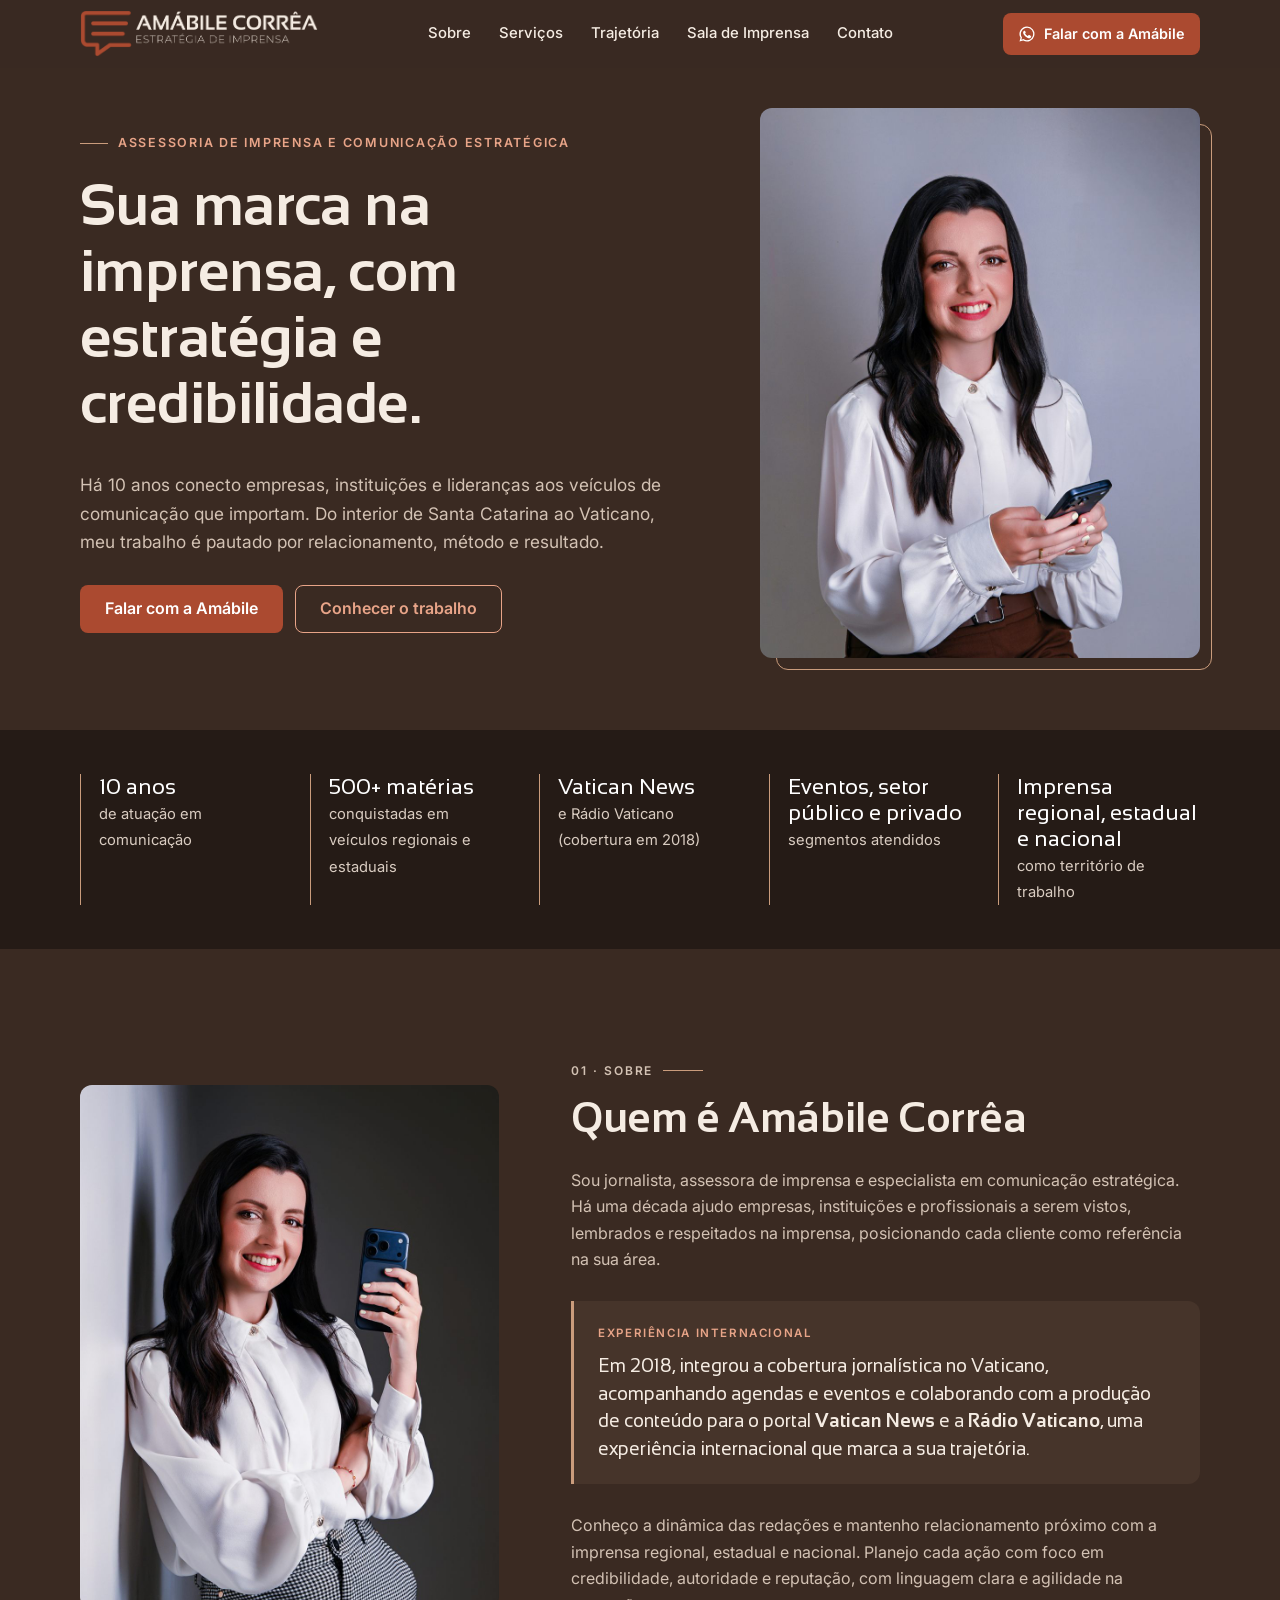
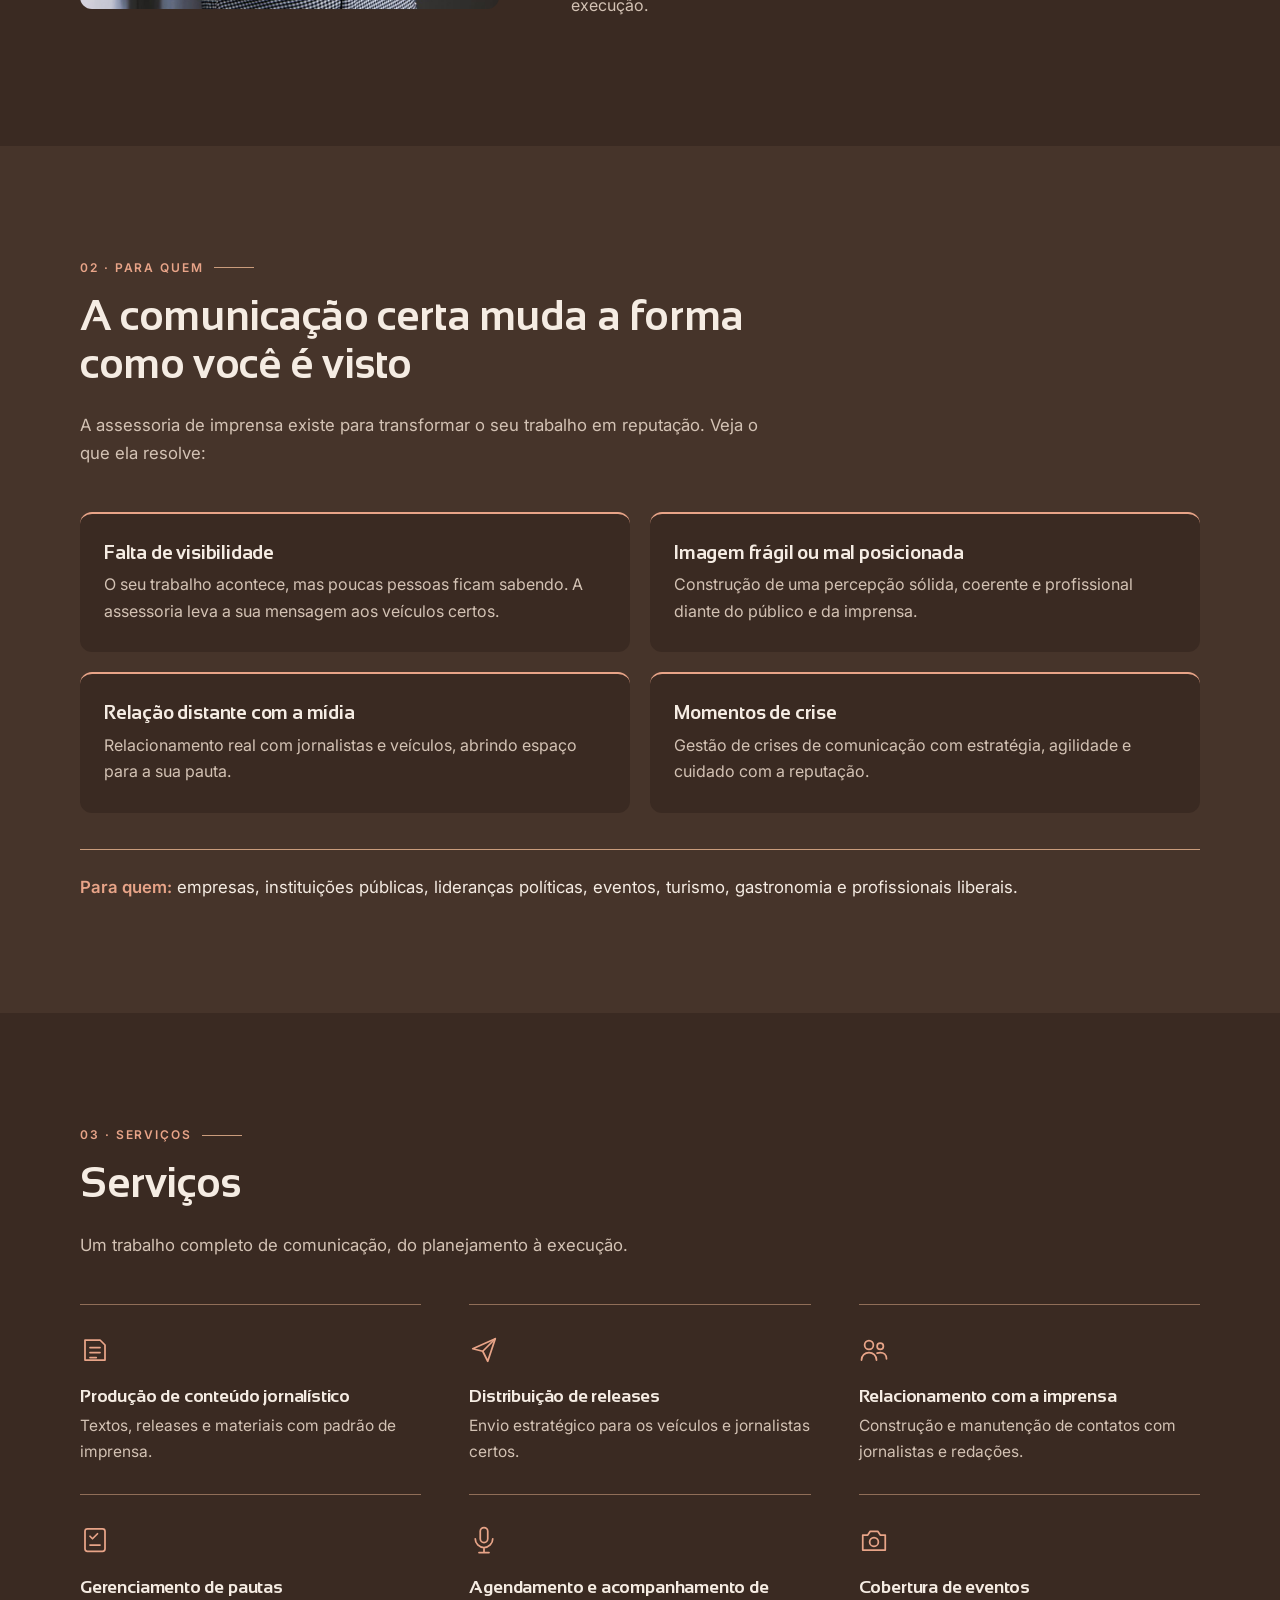
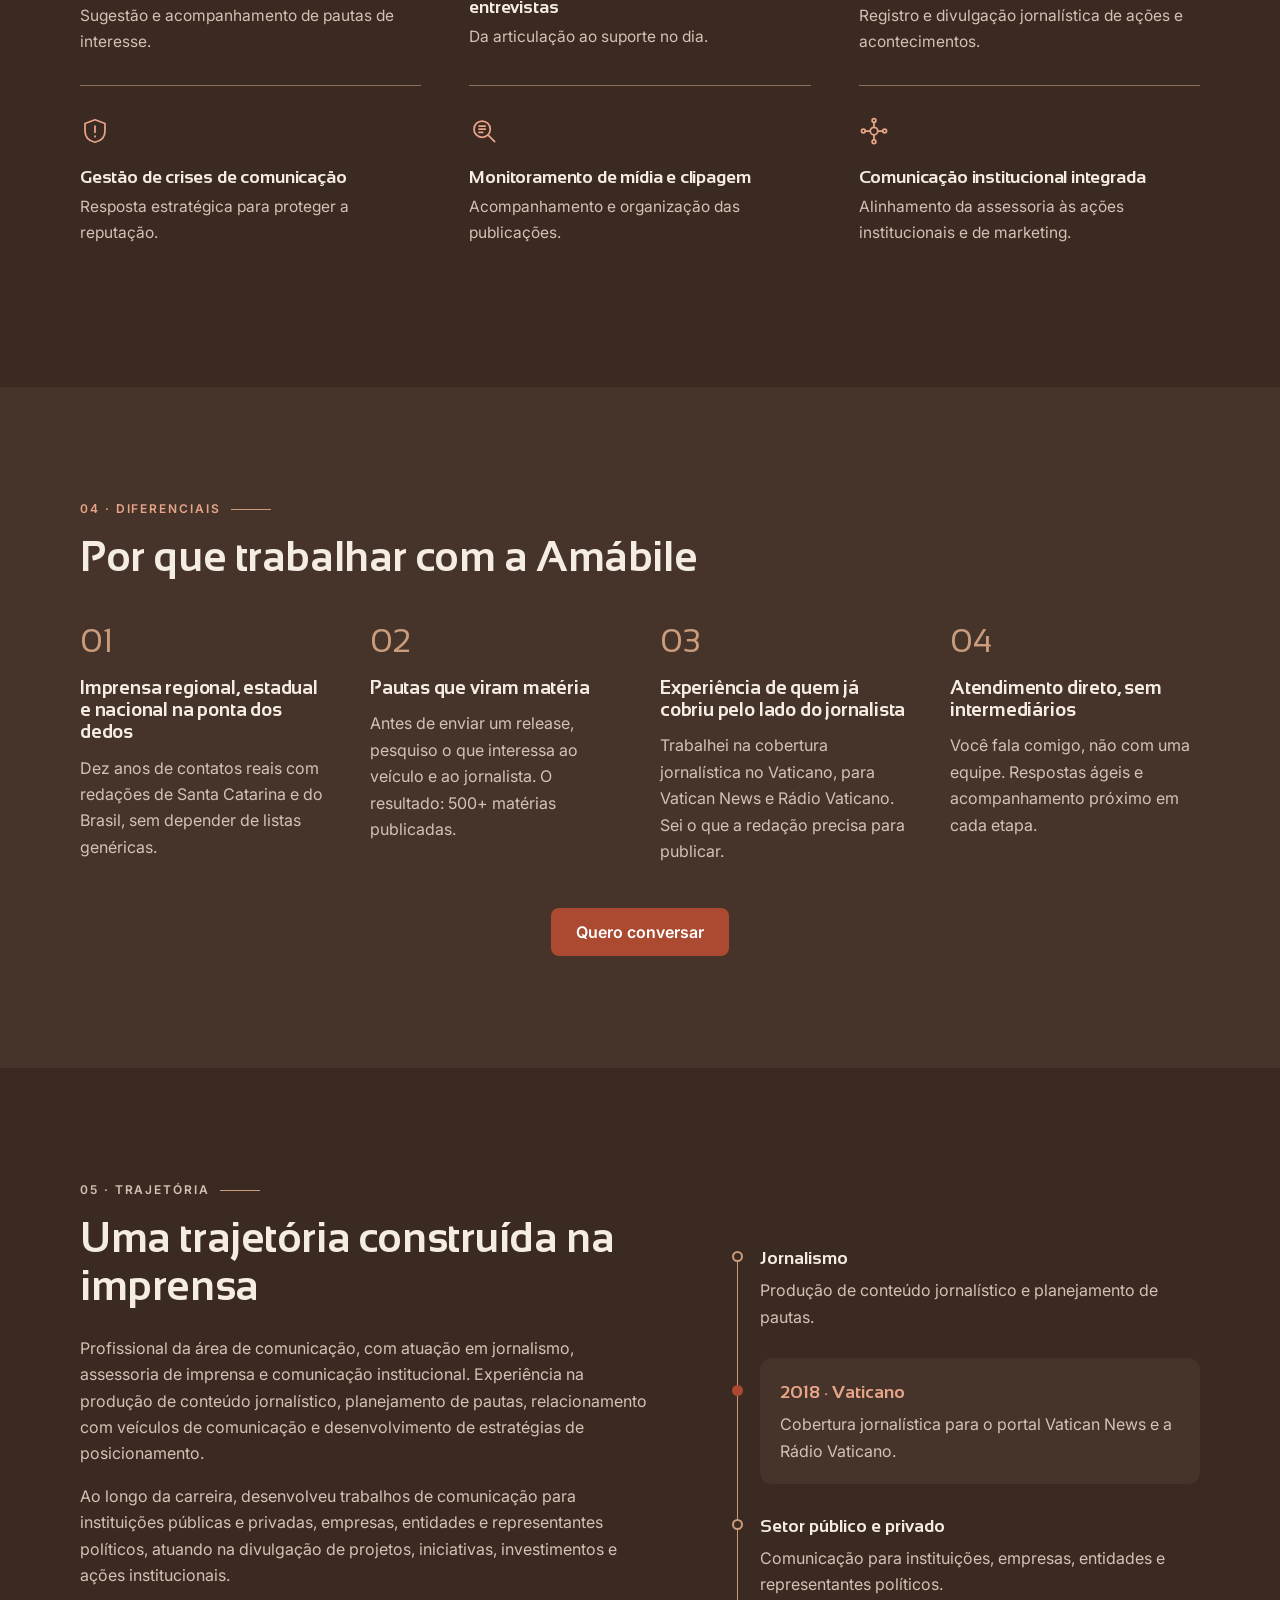
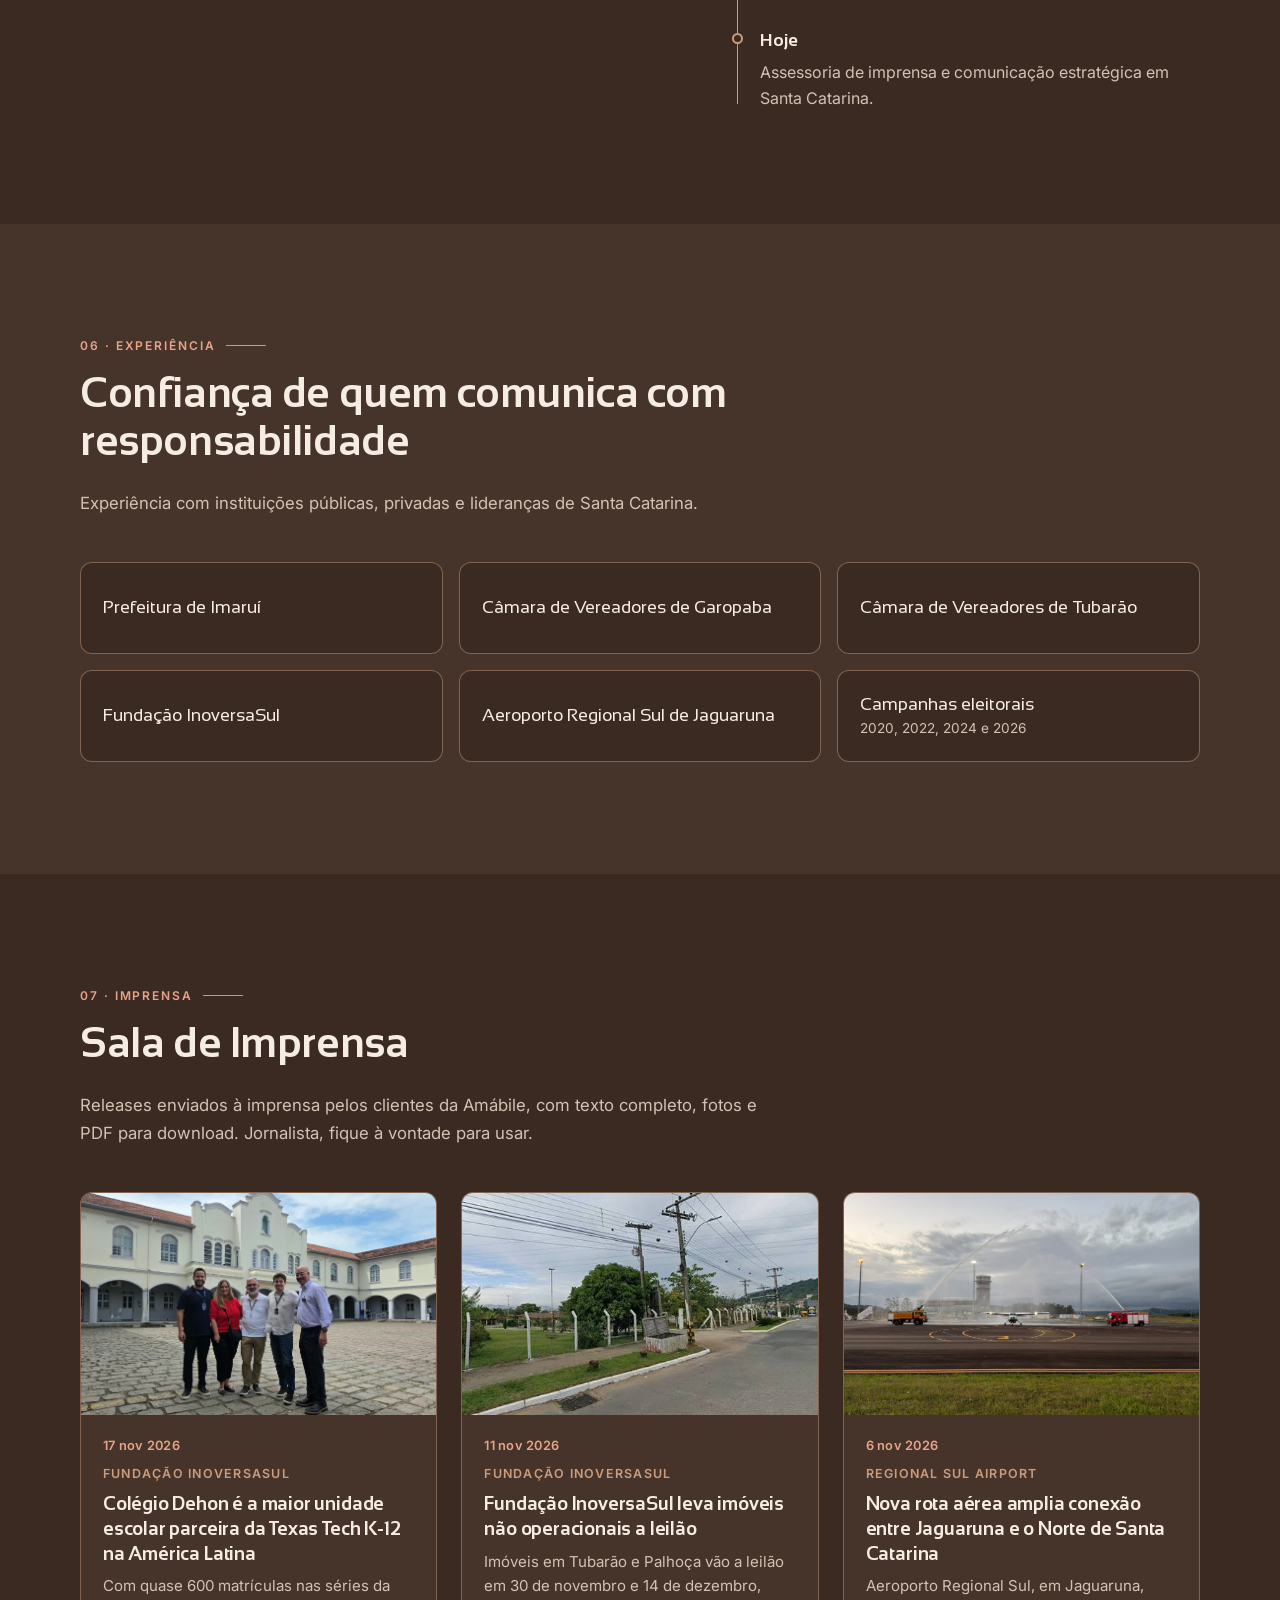
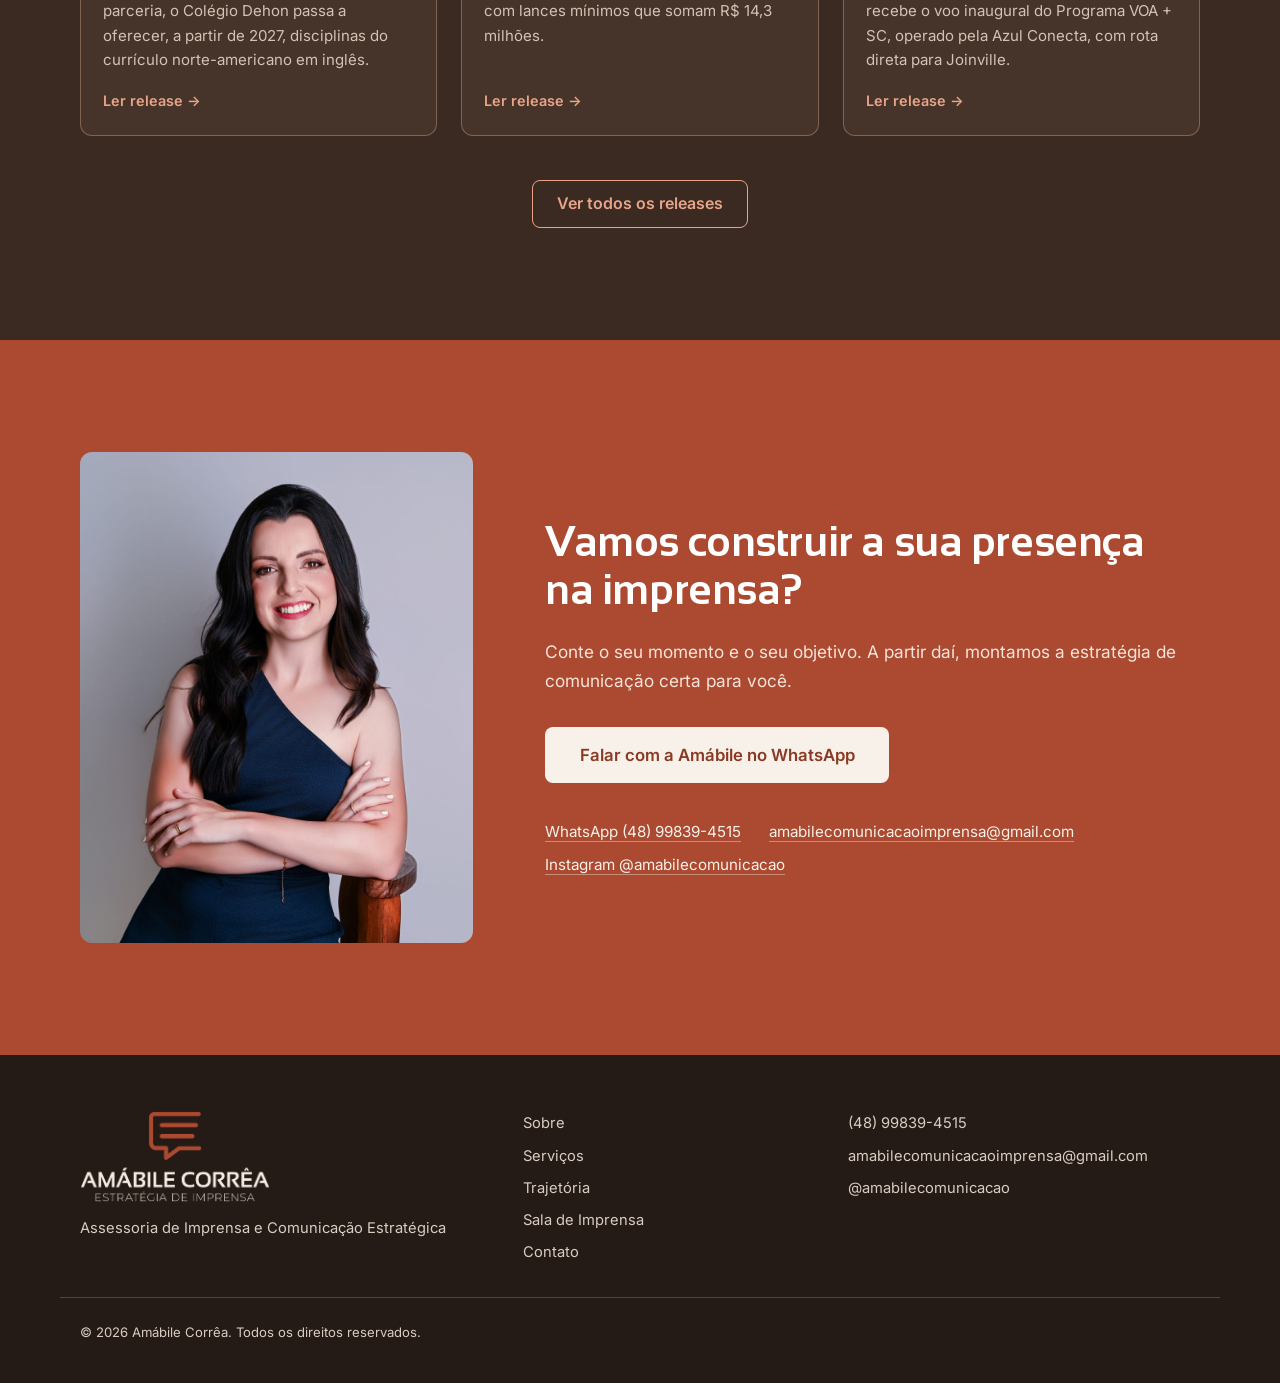
<file: index.html>
<!DOCTYPE html>
<html lang="pt-BR">
<head>
  <meta charset="UTF-8">
  <meta name="viewport" content="width=device-width, initial-scale=1">
  <title>Amábile Corrêa | Assessoria de Imprensa e Comunicação Estratégica em SC</title>
  <meta name="description" content="Assessoria de imprensa com 10 anos de experiência. Visibilidade na mídia, relacionamento com jornalistas e comunicação estratégica para empresas, instituições e lideranças em Santa Catarina.">
  <meta name="theme-color" content="#3A2A22">

  <!-- Open Graph -->
  <meta property="og:type" content="website">
  <meta property="og:url" content="https://amabilecomunicacao.com.br/">
  <meta property="og:locale" content="pt_BR">
  <meta property="og:title" content="Amábile Corrêa | Assessoria de Imprensa e Comunicação Estratégica">
  <meta property="og:description" content="Há 10 anos conectando empresas, instituições e lideranças aos veículos de comunicação que importam. Assessoria de imprensa em Santa Catarina.">
  <meta property="og:image" content="https://amabilecomunicacao.com.br/img/og-amabile.jpg">
  <meta name="twitter:card" content="summary_large_image">

  <link rel="icon" href="img/logo-icone.png" type="image/png">
  <link rel="apple-touch-icon" href="img/logo-icone.png">

  <link rel="preconnect" href="https://fonts.googleapis.com">
  <link rel="preconnect" href="https://fonts.gstatic.com" crossorigin>
  <link href="https://fonts.googleapis.com/css2?family=Sansation:wght@400;700&family=Inter:wght@400;500;600&display=swap" rel="stylesheet">
  <link rel="stylesheet" href="styles.css?v=20261119b">
  <script>document.documentElement.classList.add("js");</script>

  <script type="application/ld+json">
  {
    "@context": "https://schema.org",
    "@graph": [
      {
        "@type": "Person",
        "@id": "#amabile",
        "name": "Amábile Corrêa",
        "jobTitle": "Assessora de Imprensa",
        "description": "Jornalista, assessora de imprensa e especialista em comunicação estratégica, com 10 anos de atuação em Santa Catarina.",
        "email": "mailto:amabilecomunicacaoimprensa@gmail.com",
        "telephone": "+55-48-99839-4515",
        "sameAs": ["https://www.instagram.com/amabilecomunicacao/"],
        "knowsAbout": ["Assessoria de imprensa", "Comunicação estratégica", "Relacionamento com a imprensa", "Gestão de crise", "Release"]
      },
      {
        "@type": "ProfessionalService",
        "name": "Amábile Corrêa — Assessoria de Imprensa e Comunicação Estratégica",
        "founder": { "@id": "#amabile" },
        "logo": "https://amabilecomunicacao.com.br/img/logo-vertical-clara.png",
        "email": "amabilecomunicacaoimprensa@gmail.com",
        "telephone": "+55-48-99839-4515",
        "areaServed": { "@type": "State", "name": "Santa Catarina" },
        "address": { "@type": "PostalAddress", "addressRegion": "SC", "addressCountry": "BR" },
        "serviceType": ["Assessoria de imprensa", "Produção de conteúdo jornalístico", "Distribuição de releases", "Gestão de crises de comunicação", "Monitoramento de mídia e clipagem"]
      }
    ]
  }
  </script>
</head>
<body>
  <a class="skip-link" href="#conteudo">Pular para o conteúdo</a>

  <!-- NAVBAR -->
  <header class="nav" id="topo">
    <div class="container nav__inner">
      <a href="#topo" class="brand" title="Voltar ao início">
        <img class="brand__logo" src="img/logo-horizontal-clara.png" alt="Amábile Corrêa — Estratégia de Imprensa" width="1031" height="208">
      </a>

      <nav class="nav__menu" id="menu" aria-label="Navegação principal">
        <ul>
          <li><a href="#sobre">Sobre</a></li>
          <li><a href="#servicos">Serviços</a></li>
          <li><a href="#trajetoria">Trajetória</a></li>
          <li><a href="sala-de-imprensa.html">Sala de Imprensa</a></li>
          <li><a href="#contato">Contato</a></li>
        </ul>
      </nav>

      <div class="nav__actions">
        <a class="btn btn--primary btn--sm js-whats" href="https://wa.me/5548998394515?text=Ol%C3%A1%2C%20Am%C3%A1bile!%20Vim%20pela%20sua%20p%C3%A1gina%20e%20gostaria%20de%20conversar%20sobre%20assessoria%20de%20imprensa." target="_blank" rel="noopener">
          <svg class="ico-whats" aria-hidden="true" viewBox="0 0 24 24"><path d="M12 2a10 10 0 0 0-8.6 15.1L2 22l5-1.3A10 10 0 1 0 12 2Zm0 18.2a8.2 8.2 0 0 1-4.2-1.2l-.3-.2-3 .8.8-2.9-.2-.3A8.2 8.2 0 1 1 12 20.2Zm4.5-6.1c-.2-.1-1.5-.7-1.7-.8-.2-.1-.4-.1-.6.1l-.8 1c-.1.2-.3.2-.5.1a6.7 6.7 0 0 1-3.3-2.9c-.3-.4.2-.4.7-1.3.1-.2 0-.3 0-.4l-.8-1.8c-.2-.5-.4-.4-.6-.4h-.5a1 1 0 0 0-.7.3 3 3 0 0 0-.9 2.2 5.2 5.2 0 0 0 1.1 2.8 11.9 11.9 0 0 0 4.6 4c1.7.7 2.3.8 3.2.6.5-.1 1.5-.6 1.7-1.2.2-.6.2-1.1.2-1.2-.1-.1-.3-.2-.5-.3Z"/></svg>
          <span class="nav__cta-text">Falar com a Amábile</span>
        </a>
        <button class="nav__toggle" type="button" aria-expanded="false" aria-controls="menu" aria-label="Abrir menu">
          <span></span><span></span><span></span>
        </button>
      </div>
    </div>
  </header>

  <main id="conteudo">

    <!-- 1. HERO -->
    <section class="hero">
      <div class="container hero__grid">
        <div class="hero__text reveal">
          <p class="eyebrow">Assessoria de Imprensa e Comunicação Estratégica</p>
          <h1>Sua marca na imprensa, com estratégia e credibilidade.</h1>
          <p class="lead">Há 10 anos conecto empresas, instituições e lideranças aos veículos de comunicação que importam. Do interior de Santa Catarina ao Vaticano, meu trabalho é pautado por relacionamento, método e resultado.</p>
          <div class="btn-row">
            <a class="btn btn--primary js-whats" href="https://wa.me/5548998394515?text=Ol%C3%A1%2C%20Am%C3%A1bile!%20Vim%20pela%20sua%20p%C3%A1gina%20e%20gostaria%20de%20conversar%20sobre%20assessoria%20de%20imprensa." target="_blank" rel="noopener">Falar com a Amábile</a>
            <a class="btn btn--ghost" href="#servicos">Conhecer o trabalho</a>
          </div>
        </div>
        <figure class="hero__media reveal">
          <!-- IMAGEM: retrato profissional vertical. Salvar como img/amabile-hero.jpg -->
          <img data-slot="Retrato profissional da Amábile (foto de capa)" src="img/amabile-hero.jpg" alt="Amábile Corrêa, jornalista e assessora de imprensa, em retrato profissional" width="800" height="1000" fetchpriority="high">
        </figure>
      </div>
    </section>

    <!-- 2. FAIXA DE CREDIBILIDADE -->
    <section class="cred" aria-label="Destaques da trajetória">
      <ul class="container cred__list">
        <li class="reveal"><strong>10 anos</strong><span>de atuação em comunicação</span></li>
        <li class="reveal"><strong>500+ matérias</strong><span>conquistadas em veículos regionais e estaduais</span></li>
        <li class="reveal"><strong>Vatican News</strong><span>e Rádio Vaticano (cobertura em 2018)</span></li>
        <li class="reveal"><strong>Eventos, setor público e privado</strong><span>segmentos atendidos</span></li>
        <li class="reveal"><strong>Imprensa regional, estadual e nacional</strong><span>como território de trabalho</span></li>
      </ul>
    </section>

    <!-- 3. SOBRE -->
    <section class="section" id="sobre">
      <div class="container about">
        <figure class="about__media reveal">
          <!-- IMAGEM: foto do "sobre". Salvar como img/amabile-sobre.jpg -->
          <img data-slot="Foto da Amábile em contexto de trabalho" src="img/amabile-sobre.jpg" alt="Amábile Corrêa sorrindo, segurando o celular, em ensaio profissional" width="800" height="1000" loading="lazy">
        </figure>
        <div class="about__text">
          <p class="section-num reveal">01 · Sobre</p>
          <h2 class="reveal">Quem é Amábile Corrêa</h2>
          <p class="reveal">Sou jornalista, assessora de imprensa e especialista em comunicação estratégica. Há uma década ajudo empresas, instituições e profissionais a serem vistos, lembrados e respeitados na imprensa, posicionando cada cliente como referência na sua área.</p>
          <blockquote class="highlight reveal">
            <p class="highlight__label">Experiência internacional</p>
            <p>Em 2018, integrou a cobertura jornalística no Vaticano, acompanhando agendas e eventos e colaborando com a produção de conteúdo para o portal <strong>Vatican News</strong> e a <strong>Rádio Vaticano</strong>, uma experiência internacional que marca a sua trajetória.</p>
          </blockquote>
          <p class="reveal">Conheço a dinâmica das redações e mantenho relacionamento próximo com a imprensa regional, estadual e nacional. Planejo cada ação com foco em credibilidade, autoridade e reputação, com linguagem clara e agilidade na execução.</p>
        </div>
      </div>
    </section>

    <!-- 4. O QUE RESOLVE -->
    <section class="section section--alt" id="para-quem">
      <div class="container">
        <header class="section-head reveal">
          <p class="section-num">02 · Para quem</p>
          <h2>A comunicação certa muda a forma como você é visto</h2>
          <p>A assessoria de imprensa existe para transformar o seu trabalho em reputação. Veja o que ela resolve:</p>
        </header>
        <div class="problems">
          <article class="problem reveal">
            <h3>Falta de visibilidade</h3>
            <p>O seu trabalho acontece, mas poucas pessoas ficam sabendo. A assessoria leva a sua mensagem aos veículos certos.</p>
          </article>
          <article class="problem reveal">
            <h3>Imagem frágil ou mal posicionada</h3>
            <p>Construção de uma percepção sólida, coerente e profissional diante do público e da imprensa.</p>
          </article>
          <article class="problem reveal">
            <h3>Relação distante com a mídia</h3>
            <p>Relacionamento real com jornalistas e veículos, abrindo espaço para a sua pauta.</p>
          </article>
          <article class="problem reveal">
            <h3>Momentos de crise</h3>
            <p>Gestão de crises de comunicação com estratégia, agilidade e cuidado com a reputação.</p>
          </article>
        </div>
        <p class="audience reveal"><span>Para quem:</span> empresas, instituições públicas, lideranças políticas, eventos, turismo, gastronomia e profissionais liberais.</p>
      </div>
    </section>

    <!-- 5. SERVIÇOS -->
    <section class="section" id="servicos">
      <div class="container">
        <header class="section-head reveal">
          <p class="section-num">03 · Serviços</p>
          <h2>Serviços</h2>
          <p>Um trabalho completo de comunicação, do planejamento à execução.</p>
        </header>
        <ul class="services">
          <li class="service reveal">
            <svg aria-hidden="true" viewBox="0 0 24 24"><path d="M4 4h12l4 4v12H4z"/><path d="M8 10h8M8 14h8M8 18h5"/></svg>
            <h3>Produção de conteúdo jornalístico</h3>
            <p>Textos, releases e materiais com padrão de imprensa.</p>
          </li>
          <li class="service reveal">
            <svg aria-hidden="true" viewBox="0 0 24 24"><path d="M3 11 21 3l-6 18-4-8z"/><path d="m11 13 10-10"/></svg>
            <h3>Distribuição de releases</h3>
            <p>Envio estratégico para os veículos e jornalistas certos.</p>
          </li>
          <li class="service reveal">
            <svg aria-hidden="true" viewBox="0 0 24 24"><circle cx="8" cy="8" r="3.5"/><circle cx="17" cy="9" r="2.5"/><path d="M2 20c0-3.5 2.7-6 6-6s6 2.5 6 6M14.5 14.5c.8-.3 1.6-.5 2.5-.5 2.8 0 5 2 5 5"/></svg>
            <h3>Relacionamento com a imprensa</h3>
            <p>Construção e manutenção de contatos com jornalistas e redações.</p>
          </li>
          <li class="service reveal">
            <svg aria-hidden="true" viewBox="0 0 24 24"><rect x="4" y="3" width="16" height="18" rx="2"/><path d="m8 9 2 2 4-4M8 16h8"/></svg>
            <h3>Gerenciamento de pautas</h3>
            <p>Sugestão e acompanhamento de pautas de interesse.</p>
          </li>
          <li class="service reveal">
            <svg aria-hidden="true" viewBox="0 0 24 24"><rect x="9" y="2" width="6" height="12" rx="3"/><path d="M5 11a7 7 0 0 0 14 0M12 18v4M8 22h8"/></svg>
            <h3>Agendamento e acompanhamento de entrevistas</h3>
            <p>Da articulação ao suporte no dia.</p>
          </li>
          <li class="service reveal">
            <svg aria-hidden="true" viewBox="0 0 24 24"><path d="M3 8h4l2-3h6l2 3h4v12H3z"/><circle cx="12" cy="13.5" r="3.5"/></svg>
            <h3>Cobertura de eventos</h3>
            <p>Registro e divulgação jornalística de ações e acontecimentos.</p>
          </li>
          <li class="service reveal">
            <svg aria-hidden="true" viewBox="0 0 24 24"><path d="M12 3 4 6v6c0 5 3.5 8 8 9 4.5-1 8-4 8-9V6z"/><path d="M12 8v5M12 16v.5"/></svg>
            <h3>Gestão de crises de comunicação</h3>
            <p>Resposta estratégica para proteger a reputação.</p>
          </li>
          <li class="service reveal">
            <svg aria-hidden="true" viewBox="0 0 24 24"><circle cx="10.5" cy="10.5" r="6.5"/><path d="m15.5 15.5 5 5M8 10.5h5M8 8h5M8 13h3"/></svg>
            <h3>Monitoramento de mídia e clipagem</h3>
            <p>Acompanhamento e organização das publicações.</p>
          </li>
          <li class="service reveal">
            <svg aria-hidden="true" viewBox="0 0 24 24"><circle cx="12" cy="12" r="3"/><circle cx="12" cy="3.5" r="1.5"/><circle cx="12" cy="20.5" r="1.5"/><circle cx="3.5" cy="12" r="1.5"/><circle cx="20.5" cy="12" r="1.5"/><path d="M12 5v4M12 15v4M5 12h4M15 12h4"/></svg>
            <h3>Comunicação institucional integrada</h3>
            <p>Alinhamento da assessoria às ações institucionais e de marketing.</p>
          </li>
        </ul>
      </div>
    </section>

    <!-- 6. DIFERENCIAIS -->
    <section class="section section--alt" id="diferenciais">
      <div class="container">
        <header class="section-head reveal">
          <p class="section-num">04 · Diferenciais</p>
          <h2>Por que trabalhar com a Amábile</h2>
        </header>
        <ol class="pillars">
          <li class="pillar reveal">
            <h3>Imprensa regional, estadual e nacional na ponta dos dedos</h3>
            <p>Dez anos de contatos reais com redações de Santa Catarina e do Brasil, sem depender de listas genéricas.</p>
          </li>
          <li class="pillar reveal">
            <h3>Pautas que viram matéria</h3>
            <p>Antes de enviar um release, pesquiso o que interessa ao veículo e ao jornalista. O resultado: 500+ matérias publicadas.</p>
          </li>
          <li class="pillar reveal">
            <h3>Experiência de quem já cobriu pelo lado do jornalista</h3>
            <p>Trabalhei na cobertura jornalística no Vaticano, para Vatican News e Rádio Vaticano. Sei o que a redação precisa para publicar.</p>
          </li>
          <li class="pillar reveal">
            <h3>Atendimento direto, sem intermediários</h3>
            <p>Você fala comigo, não com uma equipe. Respostas ágeis e acompanhamento próximo em cada etapa.</p>
          </li>
        </ol>
        <div class="btn-row btn-row--center reveal">
          <a class="btn btn--primary js-whats" href="https://wa.me/5548998394515?text=Ol%C3%A1%2C%20Am%C3%A1bile!%20Vim%20pela%20sua%20p%C3%A1gina%20e%20gostaria%20de%20conversar%20sobre%20assessoria%20de%20imprensa." target="_blank" rel="noopener">Quero conversar</a>
        </div>
      </div>
    </section>

    <!-- 7. TRAJETÓRIA -->
    <section class="section" id="trajetoria">
      <div class="container trajectory">
        <div class="trajectory__text">
          <p class="section-num reveal">05 · Trajetória</p>
          <h2 class="reveal">Uma trajetória construída na imprensa</h2>
          <p class="reveal">Profissional da área de comunicação, com atuação em jornalismo, assessoria de imprensa e comunicação institucional. Experiência na produção de conteúdo jornalístico, planejamento de pautas, relacionamento com veículos de comunicação e desenvolvimento de estratégias de posicionamento.</p>
          <p class="reveal">Ao longo da carreira, desenvolveu trabalhos de comunicação para instituições públicas e privadas, empresas, entidades e representantes políticos, atuando na divulgação de projetos, iniciativas, investimentos e ações institucionais.</p>
        </div>
        <ol class="timeline" aria-label="Linha do tempo">
          <li class="reveal">
            <span class="timeline__year">Jornalismo</span>
            <p>Produção de conteúdo jornalístico e planejamento de pautas.</p>
          </li>
          <li class="reveal timeline__feature">
            <span class="timeline__year">2018 · Vaticano</span>
            <p>Cobertura jornalística para o portal Vatican News e a Rádio Vaticano.</p>
            <!-- IMAGEM opcional: registro do Vaticano. Salvar como img/vaticano.jpg e descomentar:
            <img src="img/vaticano.jpg" alt="Amábile Corrêa durante a cobertura jornalística no Vaticano, em 2018" loading="lazy" width="800" height="600">
            -->
          </li>
          <li class="reveal">
            <span class="timeline__year">Setor público e privado</span>
            <p>Comunicação para instituições, empresas, entidades e representantes políticos.</p>
          </li>
          <li class="reveal">
            <span class="timeline__year">Hoje</span>
            <p>Assessoria de imprensa e comunicação estratégica em Santa Catarina.</p>
          </li>
        </ol>
      </div>
    </section>

    <!-- 8. PORTFÓLIO -->
    <section class="section section--alt" id="clientes">
      <div class="container">
        <header class="section-head reveal">
          <p class="section-num">06 · Experiência</p>
          <h2>Confiança de quem comunica com responsabilidade</h2>
          <p>Experiência com instituições públicas, privadas e lideranças de Santa Catarina.</p>
        </header>
        <!-- Se a Amábile liberar logomarcas, colocar um <img> dentro de cada <li> -->
        <ul class="clients">
          <li class="reveal">Prefeitura de Imaruí</li>
          <li class="reveal">Câmara de Vereadores de Garopaba</li>
          <li class="reveal">Câmara de Vereadores de Tubarão</li>
          <li class="reveal">Fundação InoversaSul</li>
          <li class="reveal">Aeroporto Regional Sul de Jaguaruna</li>
          <li class="reveal">Campanhas eleitorais <small>2020, 2022, 2024 e 2026</small></li>
        </ul>
      </div>
    </section>

    <!-- 9. SALA DE IMPRENSA (conteúdo vem de data/releases.js) -->
    <section class="section" id="sala-de-imprensa">
      <div class="container">
        <header class="section-head reveal">
          <p class="section-num">07 · Imprensa</p>
          <h2>Sala de Imprensa</h2>
          <p>Releases enviados à imprensa pelos clientes da Amábile, com texto completo, fotos e PDF para download. Jornalista, fique à vontade para usar.</p>
        </header>
        <ul class="press" id="press-list" data-limite="3" aria-live="polite"></ul>
        <p class="press-empty" id="press-empty" hidden>Em breve, os primeiros releases por aqui.</p>
        <div class="btn-row btn-row--center reveal">
          <a class="btn btn--ghost" href="sala-de-imprensa.html">Ver todos os releases</a>
        </div>
      </div>
    </section>

    <!-- 10. CTA FINAL -->
    <section class="final" id="contato">
      <div class="container final__grid">
        <figure class="final__media reveal">
          <img data-slot="Foto da Amábile para o contato" src="img/amabile-contato.jpg" alt="Amábile Corrêa sorrindo, de braços cruzados" width="960" height="1200" loading="lazy">
        </figure>
        <div class="final__inner reveal">
        <h2>Vamos construir a sua presença na imprensa?</h2>
        <p>Conte o seu momento e o seu objetivo. A partir daí, montamos a estratégia de comunicação certa para você.</p>
        <a class="btn btn--light btn--lg js-whats" href="https://wa.me/5548998394515?text=Ol%C3%A1%2C%20Am%C3%A1bile!%20Vim%20pela%20sua%20p%C3%A1gina%20e%20gostaria%20de%20conversar%20sobre%20assessoria%20de%20imprensa." target="_blank" rel="noopener">Falar com a Amábile no WhatsApp</a>
        <ul class="final__contacts">
          <li><a class="js-whats" href="https://wa.me/5548998394515?text=Ol%C3%A1%2C%20Am%C3%A1bile!%20Vim%20pela%20sua%20p%C3%A1gina%20e%20gostaria%20de%20conversar%20sobre%20assessoria%20de%20imprensa." target="_blank" rel="noopener">WhatsApp (48) 99839-4515</a></li>
          <li><a href="mailto:amabilecomunicacaoimprensa@gmail.com">amabilecomunicacaoimprensa@gmail.com</a></li>
          <li><a href="https://www.instagram.com/amabilecomunicacao/" target="_blank" rel="noopener">Instagram @amabilecomunicacao</a></li>
        </ul>
        </div>
      </div>
    </section>
  </main>

  <!-- RODAPÉ -->
  <footer class="footer">
    <div class="container footer__grid">
      <div>
        <img class="footer__logo" src="img/logo-vertical-clara.png" alt="Amábile Corrêa — Estratégia de Imprensa" width="791" height="379" loading="lazy">
        <p class="footer__tag">Assessoria de Imprensa e Comunicação Estratégica</p>
      </div>
      <nav aria-label="Navegação do rodapé">
        <ul class="footer__links">
          <li><a href="#sobre">Sobre</a></li>
          <li><a href="#servicos">Serviços</a></li>
          <li><a href="#trajetoria">Trajetória</a></li>
          <li><a href="sala-de-imprensa.html">Sala de Imprensa</a></li>
          <li><a href="#contato">Contato</a></li>
        </ul>
      </nav>
      <ul class="footer__contacts">
        <li><a class="js-whats" href="https://wa.me/5548998394515?text=Ol%C3%A1%2C%20Am%C3%A1bile!%20Vim%20pela%20sua%20p%C3%A1gina%20e%20gostaria%20de%20conversar%20sobre%20assessoria%20de%20imprensa." target="_blank" rel="noopener">(48) 99839-4515</a></li>
        <li><a href="mailto:amabilecomunicacaoimprensa@gmail.com">amabilecomunicacaoimprensa@gmail.com</a></li>
        <li><a href="https://www.instagram.com/amabilecomunicacao/" target="_blank" rel="noopener">@amabilecomunicacao</a></li>
      </ul>
    </div>
    <div class="container footer__bottom">
      <p>© 2026 Amábile Corrêa. Todos os direitos reservados.</p>
      <!-- crédito oculto por enquanto: <p class="footer__credit">Desenvolvido por B Mídia</p> -->
    </div>
  </footer>

  <!-- Botão flutuante de WhatsApp (mobile) -->
  <a class="whats-float js-whats" href="https://wa.me/5548998394515?text=Ol%C3%A1%2C%20Am%C3%A1bile!%20Vim%20pela%20sua%20p%C3%A1gina%20e%20gostaria%20de%20conversar%20sobre%20assessoria%20de%20imprensa." target="_blank" rel="noopener" aria-label="Falar com a Amábile no WhatsApp">
    <svg aria-hidden="true" viewBox="0 0 24 24"><path d="M12 2a10 10 0 0 0-8.6 15.1L2 22l5-1.3A10 10 0 1 0 12 2Zm0 18.2a8.2 8.2 0 0 1-4.2-1.2l-.3-.2-3 .8.8-2.9-.2-.3A8.2 8.2 0 1 1 12 20.2Zm4.5-6.1c-.2-.1-1.5-.7-1.7-.8-.2-.1-.4-.1-.6.1l-.8 1c-.1.2-.3.2-.5.1a6.7 6.7 0 0 1-3.3-2.9c-.3-.4.2-.4.7-1.3.1-.2 0-.3 0-.4l-.8-1.8c-.2-.5-.4-.4-.6-.4h-.5a1 1 0 0 0-.7.3 3 3 0 0 0-.9 2.2 5.2 5.2 0 0 0 1.1 2.8 11.9 11.9 0 0 0 4.6 4c1.7.7 2.3.8 3.2.6.5-.1 1.5-.6 1.7-1.2.2-.6.2-1.1.2-1.2-.1-.1-.3-.2-.5-.3Z"/></svg>
  </a>

  <script src="data/releases.js?v=20261119b"></script>
  <script src="press.js?v=20261119b"></script>
  <script src="script.js?v=20261119b"></script>
</body>
</html>
</file>
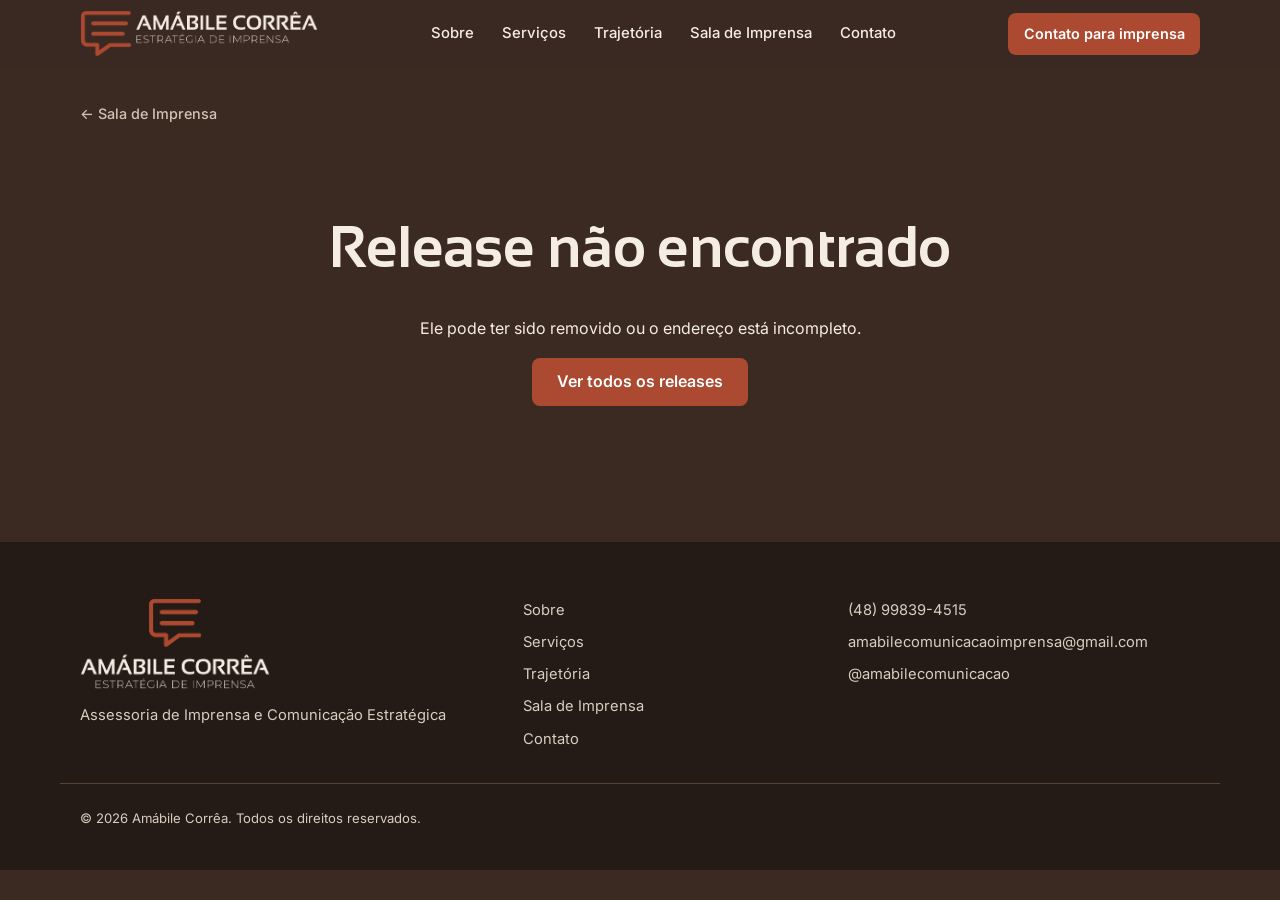
<file: release.html>
<!DOCTYPE html>
<html lang="pt-BR">
<head>
  <meta charset="UTF-8">
  <meta name="viewport" content="width=device-width, initial-scale=1">
  <title>Release | Sala de Imprensa · Amábile Corrêa</title>
  <meta name="description" content="Release enviado à imprensa pela assessoria da Amábile Corrêa.">
  <meta name="theme-color" content="#3A2A22">

  <meta property="og:type" content="website">
  <meta property="og:url" content="https://amabilecomunicacao.com.br/release.html">
  <meta property="og:locale" content="pt_BR">
  <meta property="og:title" content="Sala de Imprensa | Amábile Corrêa">
  <meta property="og:description" content="Releases dos clientes da Amábile Corrêa, com texto completo, fotos e PDF para a imprensa.">
  <meta property="og:image" content="https://amabilecomunicacao.com.br/img/og-amabile.jpg">
  <meta name="twitter:card" content="summary_large_image">

  <link rel="icon" href="img/logo-icone.png" type="image/png">
  <link rel="apple-touch-icon" href="img/logo-icone.png">
  <link rel="preconnect" href="https://fonts.googleapis.com">
  <link rel="preconnect" href="https://fonts.gstatic.com" crossorigin>
  <link href="https://fonts.googleapis.com/css2?family=Sansation:wght@400;700&family=Inter:wght@400;500;600&display=swap" rel="stylesheet">
  <link rel="stylesheet" href="styles.css?v=20261119b">
  <script>document.documentElement.classList.add("js");</script>
</head>
<body>
  <a class="skip-link" href="#conteudo">Pular para o conteúdo</a>

  <header class="nav is-scrolled" id="topo">
    <div class="container nav__inner">
      <a href="index.html" class="brand" title="Voltar à página inicial">
        <img class="brand__logo" src="img/logo-horizontal-clara.png" alt="Amábile Corrêa — Estratégia de Imprensa" width="1031" height="208">
      </a>
      <nav class="nav__menu" id="menu" aria-label="Navegação principal">
        <ul>
          <li><a href="index.html#sobre">Sobre</a></li>
          <li><a href="index.html#servicos">Serviços</a></li>
          <li><a href="index.html#trajetoria">Trajetória</a></li>
          <li><a href="sala-de-imprensa.html">Sala de Imprensa</a></li>
          <li><a href="index.html#contato">Contato</a></li>
        </ul>
      </nav>
      <div class="nav__actions">
        <a class="btn btn--primary btn--sm" href="mailto:amabilecomunicacaoimprensa@gmail.com?subject=Imprensa">
          <span class="nav__cta-text">Contato para imprensa</span>
          <span class="nav__cta-curto" aria-hidden="true">Imprensa</span>
        </a>
        <button class="nav__toggle" type="button" aria-expanded="false" aria-controls="menu" aria-label="Abrir menu">
          <span></span><span></span><span></span>
        </button>
      </div>
    </div>
  </header>

  <main id="conteudo" class="page-top">
    <div class="container">
      <nav class="migalha" aria-label="Você está em">
        <a href="sala-de-imprensa.html">← Sala de Imprensa</a>
      </nav>
      <div id="release-page" class="release-page">
        <p class="press-empty">Carregando release…</p>
      </div>
    </div>
    <section class="section section--alt" id="release-mais" hidden>
      <div class="container">
        <header class="section-head">
          <p class="section-num">Sala de Imprensa</p>
          <h2>Mais releases</h2>
        </header>
        <ul class="press"></ul>
        <div class="btn-row btn-row--center">
          <a class="btn btn--ghost" href="sala-de-imprensa.html">Ver todos os releases</a>
        </div>
      </div>
    </section>
  </main>

  <footer class="footer">
    <div class="container footer__grid">
      <div>
        <img class="footer__logo" src="img/logo-vertical-clara.png" alt="Amábile Corrêa — Estratégia de Imprensa" width="791" height="379" loading="lazy">
        <p class="footer__tag">Assessoria de Imprensa e Comunicação Estratégica</p>
      </div>
      <nav aria-label="Navegação do rodapé">
        <ul class="footer__links">
          <li><a href="index.html#sobre">Sobre</a></li>
          <li><a href="index.html#servicos">Serviços</a></li>
          <li><a href="index.html#trajetoria">Trajetória</a></li>
          <li><a href="sala-de-imprensa.html">Sala de Imprensa</a></li>
          <li><a href="index.html#contato">Contato</a></li>
        </ul>
      </nav>
      <ul class="footer__contacts">
        <li><a href="https://wa.me/5548998394515" target="_blank" rel="noopener">(48) 99839-4515</a></li>
        <li><a href="mailto:amabilecomunicacaoimprensa@gmail.com">amabilecomunicacaoimprensa@gmail.com</a></li>
        <li><a href="https://www.instagram.com/amabilecomunicacao/" target="_blank" rel="noopener">@amabilecomunicacao</a></li>
      </ul>
    </div>
    <div class="container footer__bottom">
      <p>© 2026 Amábile Corrêa. Todos os direitos reservados.</p>
      <!-- crédito oculto por enquanto: <p class="footer__credit">Desenvolvido por B Mídia</p> -->
    </div>
  </footer>

  <script src="data/releases.js?v=20261119b"></script>
  <script src="press.js?v=20261119b"></script>
  <script src="script.js?v=20261119b"></script>
</body>
</html>
</file>
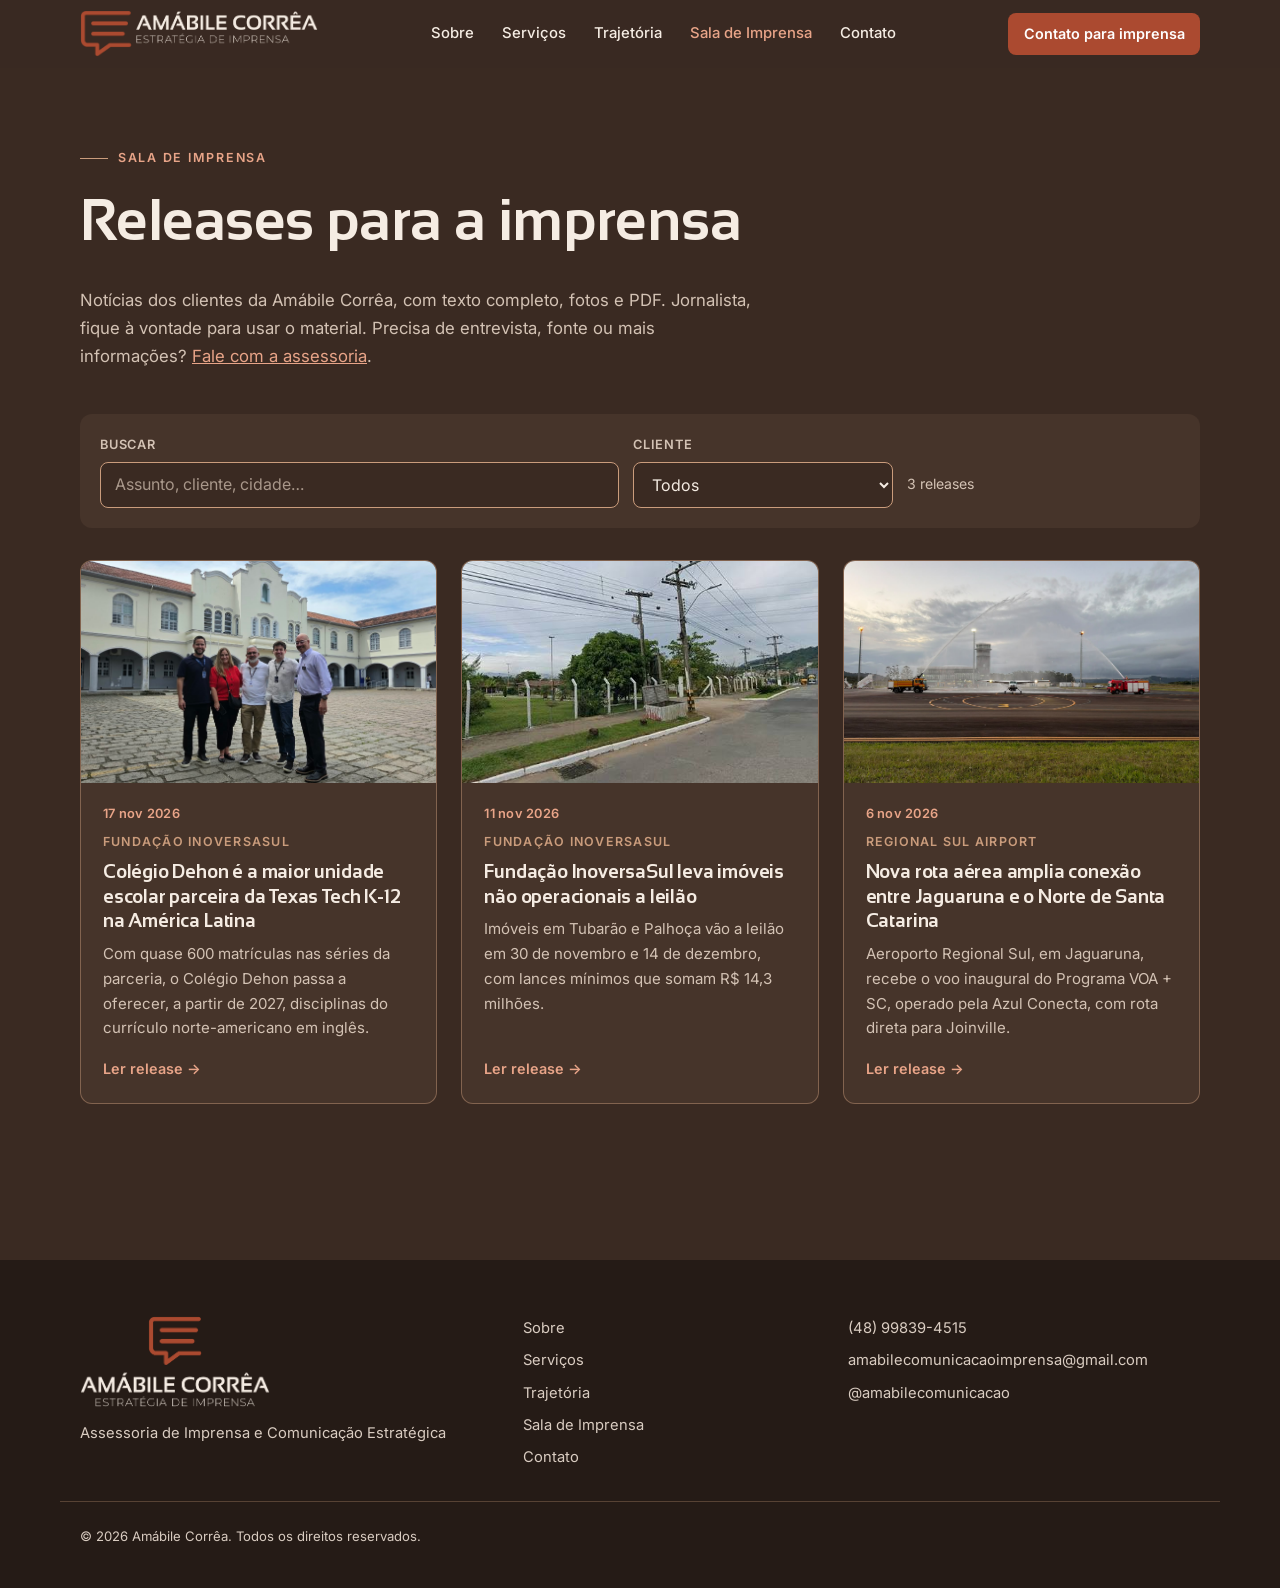
<file: sala-de-imprensa.html>
<!DOCTYPE html>
<html lang="pt-BR">
<head>
  <meta charset="UTF-8">
  <meta name="viewport" content="width=device-width, initial-scale=1">
  <title>Sala de Imprensa | Amábile Corrêa · Assessoria de Imprensa</title>
  <meta name="description" content="Releases enviados à imprensa pelos clientes da Amábile Corrêa, com texto completo, fotos e PDF para download.">
  <meta name="theme-color" content="#3A2A22">

  <meta property="og:type" content="website">
  <meta property="og:url" content="https://amabilecomunicacao.com.br/sala-de-imprensa.html">
  <meta property="og:locale" content="pt_BR">
  <meta property="og:title" content="Sala de Imprensa | Amábile Corrêa">
  <meta property="og:description" content="Releases dos clientes da Amábile Corrêa, com texto completo, fotos e PDF para a imprensa.">
  <meta property="og:image" content="https://amabilecomunicacao.com.br/img/og-amabile.jpg">
  <meta name="twitter:card" content="summary_large_image">

  <link rel="icon" href="img/logo-icone.png" type="image/png">
  <link rel="apple-touch-icon" href="img/logo-icone.png">
  <link rel="preconnect" href="https://fonts.googleapis.com">
  <link rel="preconnect" href="https://fonts.gstatic.com" crossorigin>
  <link href="https://fonts.googleapis.com/css2?family=Sansation:wght@400;700&family=Inter:wght@400;500;600&display=swap" rel="stylesheet">
  <link rel="stylesheet" href="styles.css?v=20261119b">
  <script>document.documentElement.classList.add("js");</script>
</head>
<body>
  <a class="skip-link" href="#conteudo">Pular para o conteúdo</a>

  <header class="nav is-scrolled" id="topo">
    <div class="container nav__inner">
      <a href="index.html" class="brand" title="Voltar à página inicial">
        <img class="brand__logo" src="img/logo-horizontal-clara.png" alt="Amábile Corrêa — Estratégia de Imprensa" width="1031" height="208">
      </a>
      <nav class="nav__menu" id="menu" aria-label="Navegação principal">
        <ul>
          <li><a href="index.html#sobre">Sobre</a></li>
          <li><a href="index.html#servicos">Serviços</a></li>
          <li><a href="index.html#trajetoria">Trajetória</a></li>
          <li><a href="sala-de-imprensa.html" aria-current="page">Sala de Imprensa</a></li>
          <li><a href="index.html#contato">Contato</a></li>
        </ul>
      </nav>
      <div class="nav__actions">
        <a class="btn btn--primary btn--sm" href="mailto:amabilecomunicacaoimprensa@gmail.com?subject=Imprensa">
          <span class="nav__cta-text">Contato para imprensa</span>
          <span class="nav__cta-curto" aria-hidden="true">Imprensa</span>
        </a>
        <button class="nav__toggle" type="button" aria-expanded="false" aria-controls="menu" aria-label="Abrir menu">
          <span></span><span></span><span></span>
        </button>
      </div>
    </div>
  </header>

  <main id="conteudo" class="page-top">
    <section class="section section--tight">
      <div class="container">
        <header class="section-head">
          <p class="eyebrow">Sala de Imprensa</p>
          <h1>Releases para a imprensa</h1>
          <p>Notícias dos clientes da Amábile Corrêa, com texto completo, fotos e PDF. Jornalista, fique à vontade para usar o material. Precisa de entrevista, fonte ou mais informações? <a href="mailto:amabilecomunicacaoimprensa@gmail.com?subject=Imprensa">Fale com a assessoria</a>.</p>
        </header>

        <div class="press-tools" role="search">
          <label class="press-field press-field--busca">
            <span>Buscar</span>
            <input type="search" id="press-search" placeholder="Assunto, cliente, cidade…" autocomplete="off">
          </label>
          <label class="press-field" hidden>
            <span>Cliente</span>
            <select id="press-client"><option value="">Todos</option></select>
          </label>
          <label class="press-field" hidden>
            <span>Ano</span>
            <select id="press-year"><option value="">Todos</option></select>
          </label>
          <p class="press-count" id="press-count" aria-live="polite"></p>
        </div>

        <ul class="press" id="press-list"></ul>
        <p class="press-empty" id="press-empty" hidden>Em breve, os primeiros releases por aqui.</p>
        <div class="btn-row btn-row--center">
          <button class="btn btn--ghost" type="button" id="press-more" hidden>Carregar mais releases</button>
        </div>
      </div>
    </section>
  </main>

  <footer class="footer">
    <div class="container footer__grid">
      <div>
        <img class="footer__logo" src="img/logo-vertical-clara.png" alt="Amábile Corrêa — Estratégia de Imprensa" width="791" height="379" loading="lazy">
        <p class="footer__tag">Assessoria de Imprensa e Comunicação Estratégica</p>
      </div>
      <nav aria-label="Navegação do rodapé">
        <ul class="footer__links">
          <li><a href="index.html#sobre">Sobre</a></li>
          <li><a href="index.html#servicos">Serviços</a></li>
          <li><a href="index.html#trajetoria">Trajetória</a></li>
          <li><a href="sala-de-imprensa.html">Sala de Imprensa</a></li>
          <li><a href="index.html#contato">Contato</a></li>
        </ul>
      </nav>
      <ul class="footer__contacts">
        <li><a href="https://wa.me/5548998394515" target="_blank" rel="noopener">(48) 99839-4515</a></li>
        <li><a href="mailto:amabilecomunicacaoimprensa@gmail.com">amabilecomunicacaoimprensa@gmail.com</a></li>
        <li><a href="https://www.instagram.com/amabilecomunicacao/" target="_blank" rel="noopener">@amabilecomunicacao</a></li>
      </ul>
    </div>
    <div class="container footer__bottom">
      <p>© 2026 Amábile Corrêa. Todos os direitos reservados.</p>
      <!-- crédito oculto por enquanto: <p class="footer__credit">Desenvolvido por B Mídia</p> -->
    </div>
  </footer>

  <script src="data/releases.js?v=20261119b"></script>
  <script src="press.js?v=20261119b"></script>
  <script src="script.js?v=20261119b"></script>
</body>
</html>
</file>
<file: styles.css>
/* =========================================================
   Amábile Corrêa — Assessoria de Imprensa
   Design system: tokens abaixo. Para trocar a fonte dos
   títulos (hoje: Sansation), mude só --fonte-titulo.
   ========================================================= */
:root {
  --terracota: #AB4A30;
  --terracota-escuro: #8A3A24;
  --nude: #CA9C7C;
  --creme: #F7F1EA;
  --creme-2: #EFE6DA;
  --grafite: #2A211C;
  --grafite-70: #5A4D45;
  --branco: #FFFFFF;

  /* Tema escuro: fundo marrom, letras claras. Para voltar ao claro, troque estes valores. */
  --fundo: #3A2A22;
  --fundo-2: #46342A;
  --fundo-profundo: #251B16;
  --texto: #F5ECE3;
  --texto-suave: #D3C2B4;
  --acento: #E8A488;

  --fonte-titulo: "Sansation", "Inter", system-ui, sans-serif;
  --fonte-texto: "Inter", system-ui, -apple-system, "Segoe UI", Roboto, sans-serif;

  --raio-btn: 8px;
  --raio-img: 12px;
  --gutter: 20px;
  --nav-h: 68px;
}

*, *::before, *::after { box-sizing: border-box; }
html { scroll-behavior: smooth; scroll-padding-top: calc(var(--nav-h) + 12px); -webkit-text-size-adjust: 100%; }
body {
  margin: 0;
  background: var(--fundo);
  color: var(--texto);
  font-family: var(--fonte-texto);
  font-size: 1rem;
  line-height: 1.65;
  overflow-x: hidden;
}
img { max-width: 100%; display: block; height: auto; }
a { color: var(--acento); }
ul, ol { margin: 0; padding: 0; list-style: none; }
h1, h2, h3 { font-family: var(--fonte-titulo); font-weight: 700; line-height: 1.15; margin: 0 0 .6em; color: var(--texto); letter-spacing: -.01em; }
h1 { font-size: clamp(2.1rem, 7vw, 3.6rem); }
h2 { font-size: clamp(1.7rem, 5vw, 2.6rem); }
h3 { font-size: 1.2rem; font-weight: 700; }
p { margin: 0 0 1em; }

:focus-visible { outline: 3px solid var(--acento); outline-offset: 3px; border-radius: 4px; }

.container { width: 100%; max-width: 1160px; margin: 0 auto; padding: 0 var(--gutter); }

.skip-link {
  position: absolute; left: 12px; top: -60px; z-index: 100;
  background: var(--nude); color: var(--fundo-profundo); padding: 10px 16px; border-radius: var(--raio-btn);
}
.skip-link:focus { top: 12px; }

/* ---------- Botões ---------- */
.btn {
  display: inline-flex; align-items: center; justify-content: center; gap: .5em;
  min-height: 48px; padding: .8em 1.5em;
  font: 600 1rem/1.2 var(--fonte-texto);
  text-decoration: none; text-align: center;
  border-radius: var(--raio-btn); border: 1.5px solid transparent;
  transition: background-color .2s, color .2s, border-color .2s;
  cursor: pointer;
}
.btn[hidden] { display: none; }
.btn--primary { background: var(--terracota); color: var(--branco); }
.btn--primary:hover { background: var(--terracota-escuro); }
.btn--ghost { background: transparent; color: var(--acento); border-color: var(--acento); }
.btn--ghost:hover { background: var(--terracota); color: var(--branco); }
.btn--light { background: var(--creme); color: var(--terracota-escuro); }
.btn--light:hover { background: var(--branco); }
.btn--sm { min-height: 42px; padding: .55em 1em; font-size: .9rem; }
.btn--lg { min-height: 56px; padding: 1em 2em; font-size: 1.05rem; }
.btn-row { display: flex; flex-wrap: wrap; gap: 12px; margin-top: 28px; }
.btn-row--center { justify-content: center; margin-top: 44px; }
.ico-whats { width: 18px; height: 18px; fill: currentColor; flex-shrink: 0; }

/* ---------- Navbar ---------- */
.nav {
  position: fixed; inset: 0 0 auto; z-index: 50; height: var(--nav-h);
  background: rgba(58, 42, 34, .94);
  backdrop-filter: blur(8px); -webkit-backdrop-filter: blur(8px);
  border-bottom: 1px solid transparent;
  transition: border-color .2s;
}
.nav.is-scrolled { border-bottom-color: rgba(202, 156, 124, .45); }
.nav__inner { height: 100%; display: flex; align-items: center; justify-content: space-between; gap: 16px; }
.brand { text-decoration: none; display: flex; min-width: 0; flex-shrink: 1; }
.brand__logo { height: 42px; width: auto; max-width: 100%; object-fit: contain; object-position: left center; }
@media (min-width: 960px) { .brand__logo { height: 48px; } }
.nav__actions { display: flex; align-items: center; gap: 8px; }
.nav__cta-text { display: none; }

.nav__toggle {
  width: 44px; height: 44px; border: 0; background: transparent; cursor: pointer;
  display: flex; flex-direction: column; justify-content: center; align-items: center; gap: 5px;
}
.nav__toggle span { width: 22px; height: 2px; background: var(--texto); transition: transform .25s, opacity .2s; }
.nav__toggle[aria-expanded="true"] span:nth-child(1) { transform: translateY(7px) rotate(45deg); }
.nav__toggle[aria-expanded="true"] span:nth-child(2) { opacity: 0; }
.nav__toggle[aria-expanded="true"] span:nth-child(3) { transform: translateY(-7px) rotate(-45deg); }

.nav__menu {
  position: fixed; top: var(--nav-h); left: 0; right: 0;
  background: var(--fundo); border-bottom: 1px solid var(--nude);
  padding: 8px var(--gutter) 20px;
  visibility: hidden; opacity: 0; transform: translateY(-8px);
  transition: opacity .2s, transform .2s, visibility .2s;
}
.nav__menu.is-open { visibility: visible; opacity: 1; transform: none; }
.nav__menu a {
  display: block; padding: 14px 0; text-decoration: none; color: var(--texto);
  font-weight: 500; border-bottom: 1px solid var(--fundo-2);
}
.nav__menu li:last-child a { border-bottom: 0; }

@media (min-width: 560px) { .nav__cta-text { display: inline; } }

@media (min-width: 960px) {
  .nav__toggle { display: none; }
  .nav__menu {
    position: static; visibility: visible; opacity: 1; transform: none;
    background: none; border: 0; padding: 0;
  }
  .nav__menu ul { display: flex; gap: 28px; }
  .nav__menu a { padding: 6px 0; border: 0; font-size: .93rem; position: relative; }
  .nav__menu a::after {
    content: ""; position: absolute; left: 0; right: 0; bottom: 0; height: 1px;
    background: var(--terracota); transform: scaleX(0); transform-origin: left; transition: transform .25s;
  }
  .nav__menu a:hover::after { transform: scaleX(1); }
}

/* ---------- Placeholders de imagem ---------- */
.img-slot {
  display: flex; align-items: center; justify-content: center; text-align: center;
  aspect-ratio: 4 / 5; width: 100%;
  background:
    repeating-linear-gradient(135deg, transparent 0 14px, rgba(202,156,124,.18) 14px 15px),
    var(--fundo-2);
  border: 1px dashed var(--nude); border-radius: var(--raio-img);
  color: var(--texto-suave); font-size: .85rem; padding: 24px; line-height: 1.4;
}
.img-slot span { max-width: 22ch; }
.img-slot span::before { content: "Imagem"; display: block; font-size: .7rem; letter-spacing: .14em; text-transform: uppercase; color: var(--acento); margin-bottom: 6px; }

/* ---------- Hero ---------- */
.hero { padding: calc(var(--nav-h) + 40px) 0 56px; }
.hero__grid { display: grid; gap: 40px; }
.eyebrow {
  color: var(--acento); font-size: .78rem; font-weight: 600;
  letter-spacing: .14em; text-transform: uppercase; margin-bottom: 18px;
  display: flex; align-items: center; gap: 10px;
}
.eyebrow::before { content: ""; width: 28px; height: 1px; background: var(--nude); flex-shrink: 0; }
.lead { font-size: 1.08rem; color: var(--texto-suave); max-width: 54ch; }
.hero__media { margin: 0; position: relative; }
.hero__media img, .hero__media .img-slot { border-radius: var(--raio-img); aspect-ratio: 4 / 5; object-fit: cover; width: 100%; }
.hero__media::after {
  content: ""; position: absolute; inset: 16px -12px -12px 16px; z-index: -1;
  border: 1px solid var(--nude); border-radius: var(--raio-img);
}

@media (min-width: 860px) {
  .hero { padding: calc(var(--nav-h) + 40px) 0 72px; }
  .hero__grid { grid-template-columns: 1.15fr .85fr; align-items: center; gap: 64px; }
  /* a foto se ajusta à altura da tela para aparecer inteira assim que o site abre */
  .hero__media { width: min(440px, calc((100vh - var(--nav-h) - 80px) * .8)); width: min(440px, calc((100svh - var(--nav-h) - 80px) * .8)); justify-self: end; }
}

/* ---------- Faixa de credibilidade ---------- */
.cred { background: var(--fundo-profundo); color: var(--texto); padding: 44px 0; }
.cred__list { display: grid; gap: 26px; }
.cred__list li { padding-left: 18px; border-left: 1px solid var(--nude); }
.cred__list strong { display: block; font-family: var(--fonte-titulo); font-weight: 500; font-size: 1.35rem; color: var(--branco); line-height: 1.2; }
.cred__list span { font-size: .92rem; color: #D9CCC1; }
@media (min-width: 640px) { .cred__list { grid-template-columns: repeat(2, 1fr); } }
@media (min-width: 1000px) { .cred__list { grid-template-columns: repeat(5, 1fr); gap: 28px; } }

/* ---------- Seções ---------- */
.section { padding: 72px 0; }
.section--alt { background: var(--fundo-2); }
@media (min-width: 860px) { .section { padding: 112px 0; } }

.section-num {
  font-size: .75rem; font-weight: 600; letter-spacing: .16em; text-transform: uppercase;
  color: var(--acento); margin-bottom: 14px;
  display: flex; align-items: center; gap: 10px;
}
.section-num::after { content: ""; width: 40px; height: 1px; background: var(--nude); }
.section-head { max-width: 680px; margin-bottom: 44px; }
.section-head p:last-child { color: var(--texto-suave); font-size: 1.05rem; margin: 0; }

/* ---------- Sobre ---------- */
.about { display: grid; gap: 40px; }
.about__media { margin: 0; }
.about__media img, .about__media .img-slot { border-radius: var(--raio-img); aspect-ratio: 4 / 5; object-fit: cover; width: 100%; }
.about__text > p { color: var(--texto-suave); }
.highlight {
  margin: 28px 0; padding: 24px 24px 22px;
  background: var(--fundo-2); border-left: 3px solid var(--nude); border-radius: 0 var(--raio-img) var(--raio-img) 0;
}
.highlight p { margin: 0; color: var(--texto); font-family: var(--fonte-titulo); font-size: 1.15rem; line-height: 1.5; }
.highlight .highlight__label {
  font-family: var(--fonte-texto); font-size: .72rem; font-weight: 600; letter-spacing: .14em;
  text-transform: uppercase; color: var(--acento); margin-bottom: 10px;
}
@media (min-width: 860px) {
  .about { grid-template-columns: .8fr 1.2fr; gap: 72px; align-items: center; }
  .about__media { position: sticky; top: calc(var(--nav-h) + 32px); }
}

/* ---------- O que resolve ---------- */
.problems { display: grid; gap: 16px; }
.problem {
  background: var(--fundo); padding: 28px 24px; border-radius: var(--raio-img);
  border-top: 2px solid var(--acento);
}
.problem h3 { margin-bottom: .4em; }
.problem p { margin: 0; color: var(--texto-suave); }
.audience { margin: 36px 0 0; font-size: 1.05rem; padding-top: 24px; border-top: 1px solid var(--nude); }
.audience span { font-weight: 600; color: var(--acento); }
@media (min-width: 720px) { .problems { grid-template-columns: repeat(2, 1fr); gap: 20px; } }

/* ---------- Serviços ---------- */
.services { display: grid; gap: 0; border-top: 1px solid rgba(202,156,124,.6); }
.service { padding: 26px 0; border-bottom: 1px solid rgba(202,156,124,.6); }
.service svg {
  width: 30px; height: 30px; margin-bottom: 14px;
  fill: none; stroke: var(--acento); stroke-width: 1.4; stroke-linecap: round; stroke-linejoin: round;
}
.service h3 { font-size: 1.12rem; margin-bottom: .35em; }
.service p { margin: 0; color: var(--texto-suave); font-size: .97rem; }
@media (min-width: 720px) {
  .services { grid-template-columns: repeat(2, 1fr); column-gap: 40px; border-top: 0; }
  .service { border-top: 1px solid rgba(202,156,124,.6); border-bottom: 0; padding: 30px 0; }
}
@media (min-width: 1000px) { .services { grid-template-columns: repeat(3, 1fr); column-gap: 48px; } }

/* ---------- Diferenciais ---------- */
.pillars { display: grid; gap: 28px; counter-reset: pilar; }
.pillar { counter-increment: pilar; position: relative; padding-top: 52px; }
.pillar::before {
  content: "0" counter(pilar);
  position: absolute; top: 0; left: 0;
  font-family: var(--fonte-titulo); font-size: 2rem; color: var(--nude); line-height: 1;
}
.pillar p { margin: 0; color: var(--texto-suave); }
@media (min-width: 720px) { .pillars { grid-template-columns: repeat(2, 1fr); gap: 40px; } }
@media (min-width: 1000px) { .pillars { grid-template-columns: repeat(4, 1fr); } }

/* ---------- Trajetória ---------- */
.trajectory { display: grid; gap: 48px; }
.trajectory__text > p { color: var(--texto-suave); }
.timeline { position: relative; padding-left: 28px; }
.timeline::before { content: ""; position: absolute; left: 5px; top: 8px; bottom: 8px; width: 1px; background: var(--nude); }
.timeline li { position: relative; padding-bottom: 28px; }
.timeline li:last-child { padding-bottom: 0; }
.timeline li::before {
  content: ""; position: absolute; left: -28px; top: 7px;
  width: 11px; height: 11px; border-radius: 50%; background: var(--fundo); border: 2px solid var(--nude);
}
.timeline__year { display: block; font-family: var(--fonte-titulo); font-weight: 600; font-size: 1.1rem; color: var(--texto); margin-bottom: 4px; }
.timeline p { margin: 0; color: var(--texto-suave); }
.timeline .timeline__feature { background: var(--fundo-2); border-radius: var(--raio-img); padding: 20px 20px 20px; margin: 0 0 28px; }
.timeline .timeline__feature::before { background: var(--terracota); border-color: var(--terracota); left: -28px; top: 27px; }
.timeline__feature .timeline__year { color: var(--acento); }
.timeline__feature img { border-radius: var(--raio-img); margin-top: 14px; }
@media (min-width: 860px) {
  .trajectory { grid-template-columns: 1.1fr .9fr; gap: 80px; align-items: start; }
  .timeline { margin-top: 64px; }
}

/* ---------- Clientes ---------- */
.clients { display: grid; gap: 12px; }
.clients li {
  background: var(--fundo); border: 1px solid rgba(202,156,124,.5); border-radius: var(--raio-img);
  padding: 22px 22px; font-family: var(--fonte-titulo); font-size: 1.12rem; font-weight: 500; line-height: 1.3;
  display: flex; flex-direction: column; justify-content: center; min-height: 92px;
}
.clients small { font-family: var(--fonte-texto); font-size: .85rem; color: var(--texto-suave); font-weight: 400; margin-top: 4px; }
@media (min-width: 640px) { .clients { grid-template-columns: repeat(2, 1fr); gap: 16px; } }
@media (min-width: 1000px) { .clients { grid-template-columns: repeat(3, 1fr); } }

/* ---------- Sala de Imprensa ---------- */
.press { display: grid; gap: 20px; }
@media (min-width: 720px) { .press { grid-template-columns: repeat(2, 1fr); gap: 24px; } }
@media (min-width: 1000px) { .press { grid-template-columns: repeat(3, 1fr); } }

.release-card { display: flex; }
.release-card__link {
  display: flex; flex-direction: column; width: 100%; text-decoration: none; color: inherit;
  background: var(--fundo-2); border: 1px solid rgba(202,156,124,.45); border-radius: var(--raio-img);
  overflow: hidden; transition: border-color .2s, transform .2s;
}
.section--alt .release-card__link { background: var(--fundo); }
.release-card__link:hover { border-color: var(--acento); transform: translateY(-2px); }
.release-card__media { margin: 0; aspect-ratio: 16 / 10; overflow: hidden; background: var(--fundo-profundo); }
.release-card__media img { width: 100%; height: 100%; object-fit: cover; }
.release-card__placa {
  width: 100%; height: 100%; display: flex; align-items: flex-end; padding: 20px;
  background:
    repeating-linear-gradient(135deg, transparent 0 18px, rgba(202,156,124,.10) 18px 19px),
    linear-gradient(160deg, var(--terracota-escuro), var(--fundo-profundo));
}
.release-card__placa span { font-family: var(--fonte-titulo); font-size: 1.15rem; color: var(--creme); line-height: 1.25; max-width: 18ch; }
.release-card__body { padding: 20px 22px 22px; display: flex; flex-direction: column; gap: 8px; flex: 1; }
.release-card__body h3 { margin: 0; font-size: 1.18rem; line-height: 1.3; }
.release-card__resumo { margin: 0; color: var(--texto-suave); font-size: .94rem; }
.release-card__mais { margin-top: auto; padding-top: 8px; font-weight: 600; font-size: .9rem; color: var(--acento); }

.release__meta { display: flex; flex-wrap: wrap; align-items: center; gap: 6px 14px; font-size: .8rem; color: var(--texto-suave); letter-spacing: .02em; }
.release__meta time { color: var(--acento); font-weight: 600; }
.release__tag { font-size: .68rem; font-weight: 600; letter-spacing: .12em; text-transform: uppercase; background: var(--fundo-profundo); color: var(--texto-suave); padding: 2px 8px; border-radius: 20px; }
.release__client { margin: 0; font-size: .78rem; font-weight: 600; letter-spacing: .1em; text-transform: uppercase; color: var(--nude); }
.press-empty {
  text-align: center; padding: 48px 24px; border: 1px dashed var(--nude); border-radius: var(--raio-img);
  font-family: var(--fonte-titulo); font-size: 1.2rem; color: var(--texto-suave); margin: 0;
}

/* Página da Sala de Imprensa */
.page-top { padding-top: var(--nav-h); }
.section--tight { padding-top: 56px; }
@media (min-width: 860px) { .section--tight { padding-top: 80px; } }
.nav__menu a[aria-current="page"] { color: var(--acento); }
.nav__cta-curto { display: inline; }
@media (min-width: 560px) { .nav__cta-curto { display: none; } }

.press-tools {
  display: grid; gap: 14px; align-items: end; margin-bottom: 32px;
  padding: 20px; background: var(--fundo-2); border-radius: var(--raio-img);
}
.press-field { display: flex; flex-direction: column; gap: 6px; min-width: 0; }
.press-field[hidden] { display: none; }
.press-field span { font-size: .8rem; font-weight: 600; letter-spacing: .06em; text-transform: uppercase; color: var(--texto-suave); }
.press-field input, .press-field select {
  font: inherit; width: 100%; min-height: 46px; padding: 8px 14px; border-radius: var(--raio-btn);
  border: 1px solid var(--nude); background: var(--fundo); color: var(--texto);
}
.press-field input::placeholder { color: #A8978A; }
.press-count { margin: 0; font-size: .88rem; color: var(--texto-suave); }
@media (min-width: 720px) {
  .press-tools { grid-template-columns: 2fr 1fr 1fr auto; }
  .press-count { padding-bottom: 12px; white-space: nowrap; }
}

/* Página de um release */
.migalha { padding: 32px 0 0; }
.migalha a { color: var(--texto-suave); text-decoration: none; font-size: .9rem; font-weight: 500; }
.migalha a:hover { color: var(--acento); }
.release-page { padding: 24px 0 72px; }
.release-page__head { max-width: 820px; margin-bottom: 36px; }
.release-page__head h1 { font-size: clamp(1.8rem, 5vw, 2.8rem); margin: 14px 0 14px; }
.release-page__fina { font-size: 1.15rem; color: var(--texto-suave); margin: 0 0 24px; max-width: 60ch; }
.release__client-link { font-weight: 600; letter-spacing: .1em; text-transform: uppercase; color: var(--nude); text-decoration: none; }
.release__client-link:hover { color: var(--acento); }
.release-page__acoes { display: flex; flex-wrap: wrap; gap: 10px; }
.release-page__grid { display: grid; gap: 40px; }
.release-page__corpo { max-width: 720px; min-width: 0; }
.release-page__corpo > p { font-size: 1.06rem; line-height: 1.75; color: var(--texto); }
.release-page__corpo h2 { font-size: 1.4rem; margin: 1.6em 0 .6em; }
.release-page__foto { margin: 0 0 32px; }
.release-page__foto img { width: 100%; border-radius: var(--raio-img); }
.release-page__foto figcaption { font-size: .85rem; color: var(--texto-suave); margin-top: 8px; }
.release-page__fotos { margin-top: 40px; padding-top: 28px; border-top: 1px solid rgba(202,156,124,.45); }
.release-page__fotos ul { display: grid; grid-template-columns: repeat(auto-fill, minmax(160px, 1fr)); gap: 14px; }
.release-page__fotos a { display: flex; flex-direction: column; gap: 6px; text-decoration: none; font-size: .85rem; }
.release-page__fotos img { aspect-ratio: 4 / 3; object-fit: cover; width: 100%; border-radius: 8px; }
.contato-imprensa {
  background: var(--fundo-2); border-radius: var(--raio-img); padding: 24px;
  border-top: 2px solid var(--acento);
}
.contato-imprensa__rotulo { font-size: .72rem; font-weight: 600; letter-spacing: .14em; text-transform: uppercase; color: var(--acento); margin-bottom: 8px; }
.contato-imprensa__nome { font-family: var(--fonte-titulo); font-size: 1.25rem; margin-bottom: 12px; }
.contato-imprensa ul { display: flex; flex-direction: column; gap: 8px; font-size: .93rem; }
.contato-imprensa a { overflow-wrap: anywhere; }
.contato-imprensa li:first-child a { font-size: .86rem; }
.release-page__nada { text-align: center; padding: 64px 0; }
@media (min-width: 960px) {
  .release-page__grid { grid-template-columns: minmax(0, 1fr) 300px; gap: 64px; align-items: start; }
  .release-page__lado { position: sticky; top: calc(var(--nav-h) + 32px); }
}

/* ---------- CTA final ---------- */
.final { background: var(--terracota); color: var(--creme); padding: 80px 0; text-align: center; }
.final__grid { display: grid; gap: 36px; justify-items: center; }
.final__media { margin: 0; width: 100%; max-width: 280px; }
.final__media img, .final__media .img-slot { border-radius: var(--raio-img); aspect-ratio: 4 / 5; object-fit: cover; width: 100%; }
.final__inner { max-width: 760px; }
.final h2 { color: var(--branco); }
.final p { font-size: 1.08rem; color: #F6E4DA; margin-bottom: 32px; }
.final__contacts { margin-top: 36px; display: flex; flex-direction: column; gap: 8px; font-size: .95rem; }
.final__contacts a { color: var(--creme); text-decoration: none; border-bottom: 1px solid rgba(247,241,234,.4); word-break: break-word; }
.final__contacts a:hover { border-bottom-color: var(--creme); }
@media (min-width: 860px) {
  .final { padding: 112px 0; }
  .final__grid { grid-template-columns: .75fr 1.25fr; gap: 72px; align-items: center; justify-items: stretch; }
  .final__media { max-width: 400px; justify-self: end; }
  .final { text-align: left; }
  .final__contacts { flex-direction: row; justify-content: flex-start; flex-wrap: wrap; gap: 8px 28px; }
}

/* ---------- Rodapé ---------- */
.footer { background: var(--fundo-profundo); color: #D9CCC1; padding: 56px 0 96px; font-size: .92rem; }
.footer a { color: #D9CCC1; text-decoration: none; }
.footer a:hover { color: var(--branco); }
.footer__grid { display: grid; gap: 32px; padding-bottom: 32px; border-bottom: 1px solid rgba(202,156,124,.3); }
.footer__logo { width: 190px; height: auto; margin: 0 0 14px; }
.footer__tag { margin: 0; }
.footer__links, .footer__contacts { display: flex; flex-direction: column; gap: 8px; }
.footer__contacts a { word-break: break-word; }
.footer__bottom { display: flex; flex-direction: column; gap: 4px; padding-top: 24px; font-size: .82rem; }
.footer__bottom p { margin: 0; }
.footer__credit { color: #A8978A; }
@media (min-width: 860px) {
  .footer { padding-bottom: 40px; }
  .footer__grid { grid-template-columns: 1.4fr 1fr 1.2fr; }
  .footer__bottom { flex-direction: row; justify-content: space-between; }
}

/* ---------- WhatsApp flutuante (mobile) ---------- */
.whats-float {
  position: fixed; right: 16px; bottom: 16px; z-index: 40;
  width: 56px; height: 56px; border-radius: 50%;
  background: var(--terracota); color: var(--branco);
  display: flex; align-items: center; justify-content: center;
  box-shadow: 0 4px 14px rgba(42,33,28,.22);
  opacity: 0; transform: translateY(12px); pointer-events: none;
  transition: opacity .25s, transform .25s, background-color .2s;
}
.whats-float svg { width: 28px; height: 28px; fill: currentColor; }
.whats-float:hover { background: var(--terracota-escuro); }
.whats-float.is-visible { opacity: 1; transform: none; pointer-events: auto; }
@media (min-width: 960px) { .whats-float { display: none; } }

/* ---------- Animações de entrada ---------- */
.js .reveal { opacity: 0; transform: translateY(18px); transition: opacity .7s ease, transform .7s ease; }
.js .reveal.is-in { opacity: 1; transform: none; }

@media (prefers-reduced-motion: reduce) {
  html { scroll-behavior: auto; }
  .js .reveal { opacity: 1; transform: none; transition: none; }
  * { transition-duration: 0s !important; }
}
</file>
